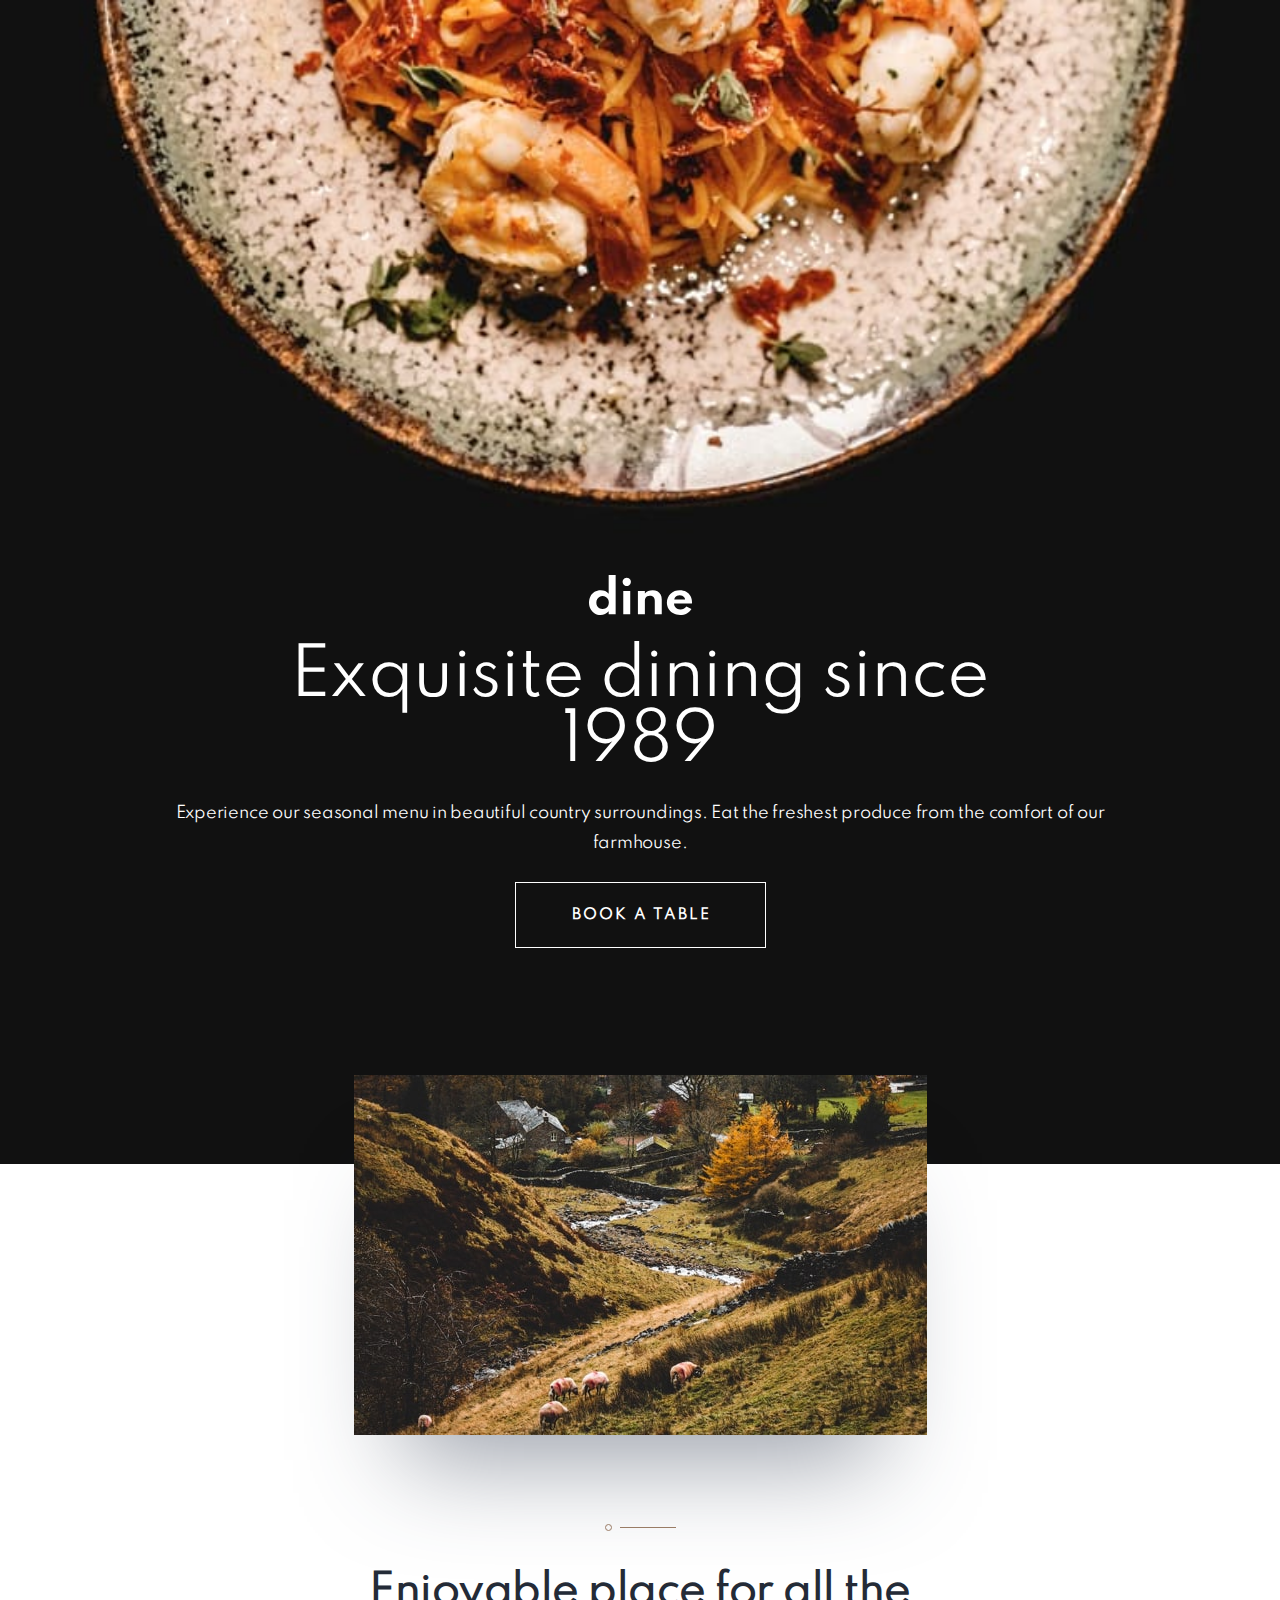
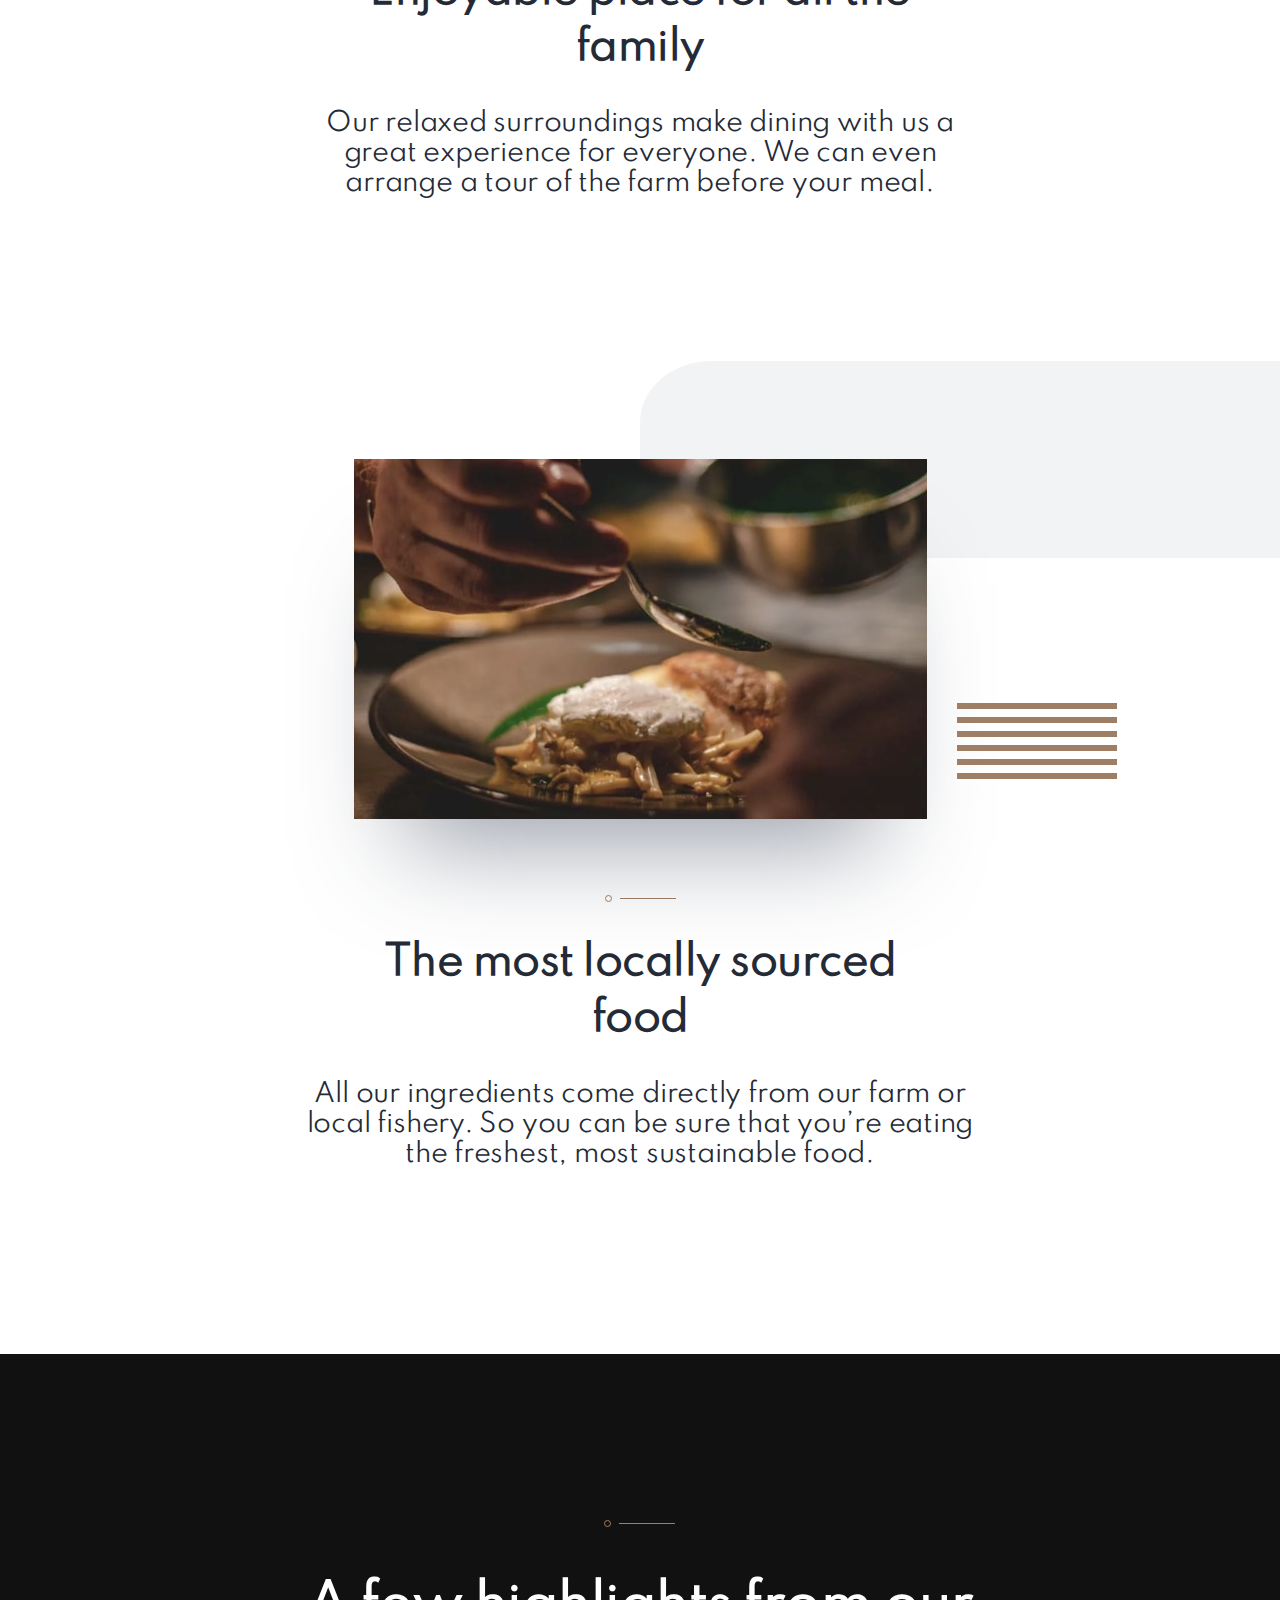
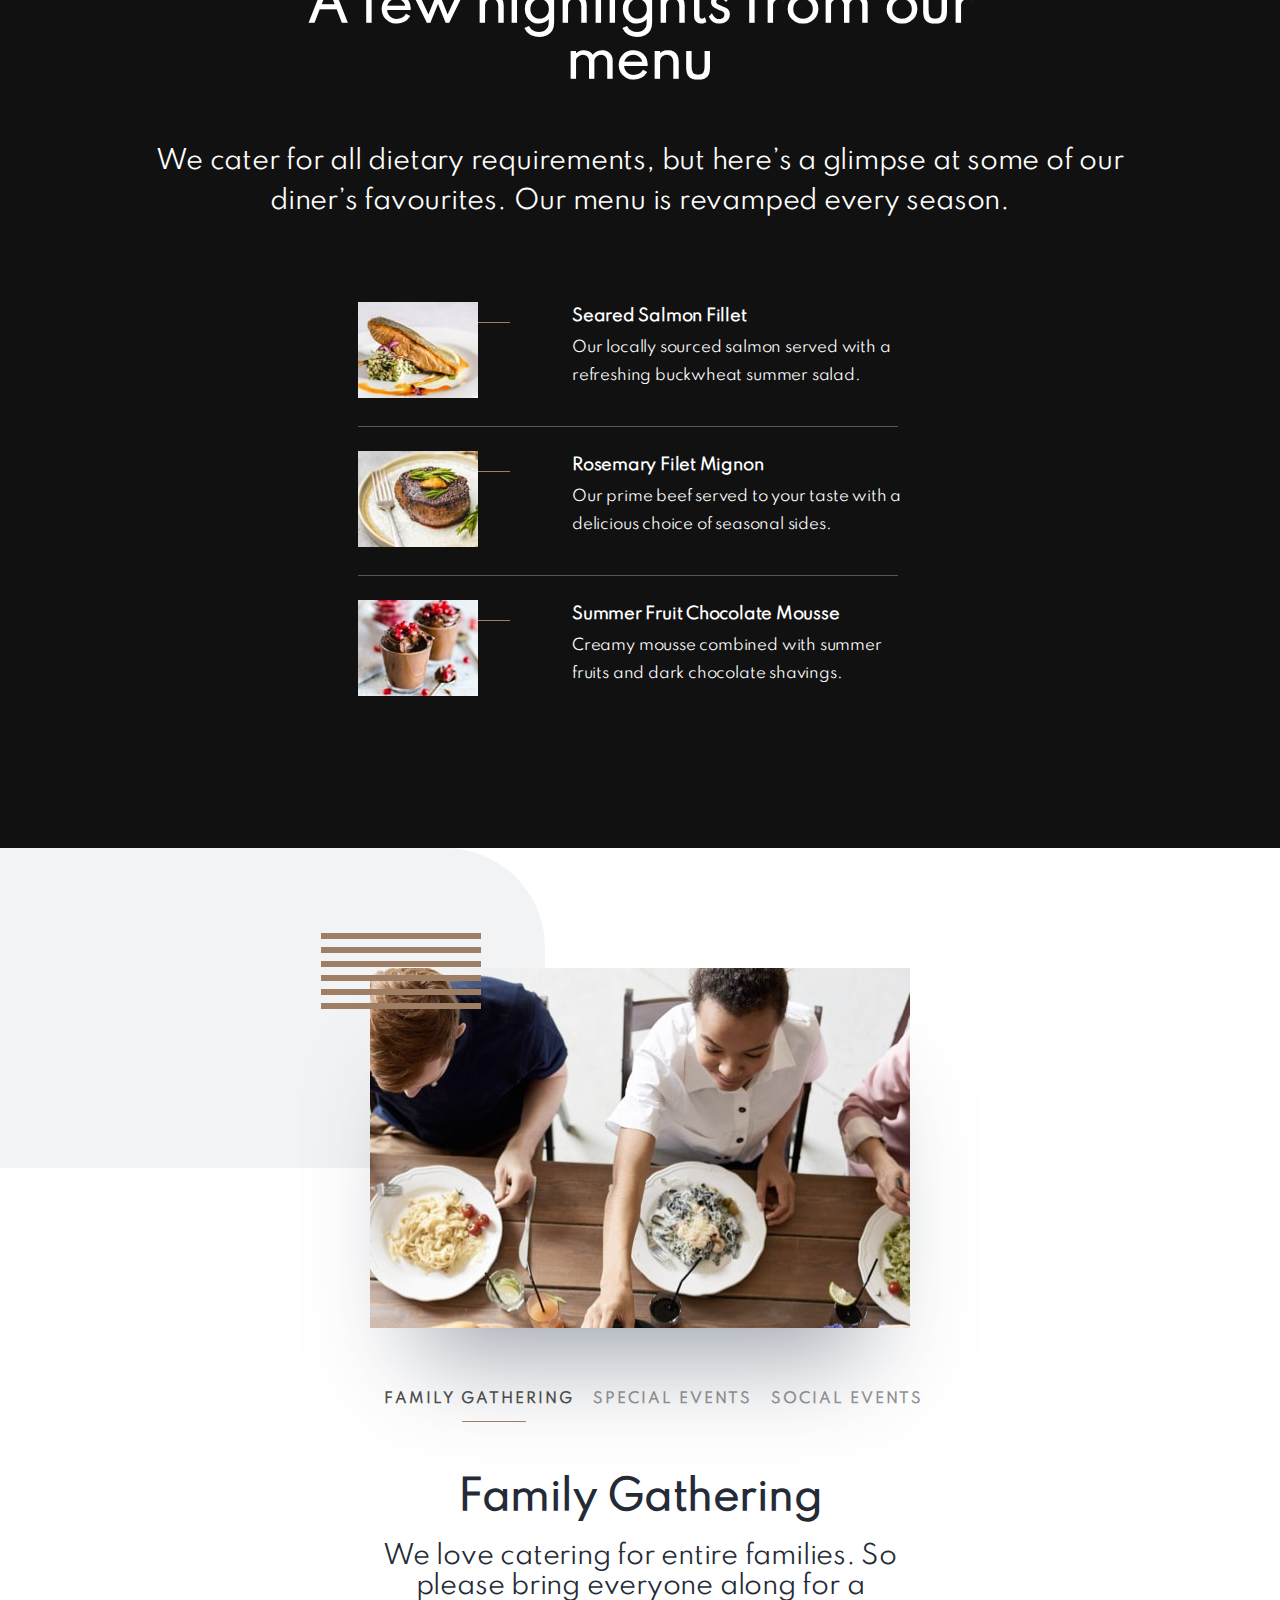
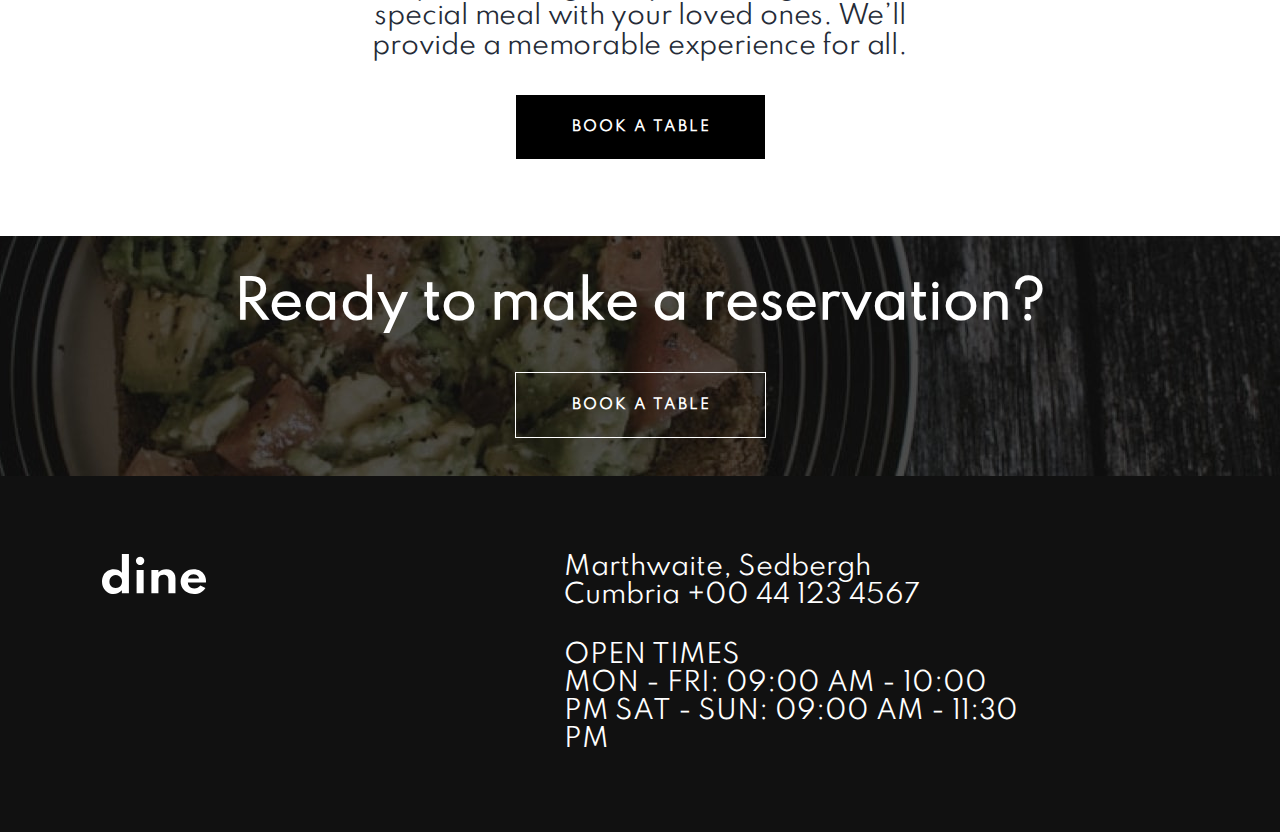
<file: index.html>
<!DOCTYPE html>
<html lang="en">
<head>
  <meta charset="UTF-8">
  <meta name="viewport" content="width=device-width, initial-scale=1.0">

  <link rel="icon" type="image/png" sizes="32x32" href="./images/favicon-32x32.png">
  <link rel="stylesheet" href="style.css">
  <title>Frontend Mentor | Dine Website Challenge</title>
</head>
<body>
  <header>

  </header>

  <section id="hero-section" class="hero-section">
    <div class="header">
      <div class="header-logo">
        <img src="images/logo.svg" alt="">
      </div>
    </div>
    <div class="hero-container">
      <div class="hero-title-container">
        <h1 class="hero-title">
          Exquisite dining 
          since 1989
        </h1>
      </div>
      <div class="hero-text-container">
        <p class="hero-text">Experience our seasonal menu in beautiful country surroundings. Eat the freshest produce from the comfort of our farmhouse.</p>
      </div>
      <div class="hero-button-container">
        <a href="booking.html">
        <button class="button hero-button">BOOK A TABLE</button>
        </a>  
      </div>
    </div>
  </section>

  <section class="first-section">
    <div class="bg-first-section main-first-section">
      <div class="img-first-section-element img-first-section">
      </div>
      <div class="text-first-section">
        <div class="bg-element"></div>
        <h2 class="title-element-first-section">Enjoyable place
          for all the family</h2>
        <p class="text-element-text-first-section">Our relaxed surroundings make dining with us a great experience for everyone. We can even arrange a tour of the farm before your meal.</p>
      </div>
    </div>
    <div class="bg-first-section second-first-section">
      <div class="img-first-section-element img-second-section">
      </div>
      <div class="lines-pattern postion-section-first"></div>
      <div class="text-first-section">
        <div class="bg-element"></div>
        <h2 class="title-element-first-section">The most locally sourced food</h2>
        <p class="text-element-text-first-section">All our ingredients come directly from our farm or local fishery. So you can be sure that you’re eating the freshest, most sustainable food.</p>
      </div>
    </div>
  </section>

  <section class="highlight-menu-section">
    <div class="highlight-text">
      <div class="bg-element"></div>
      <h3 class="highlight-title">A few highlights from our menu</h3>
      <p class="highlight-p">We cater for all dietary requirements, but here’s a glimpse at some of our diner’s favourites. Our menu is revamped every season.</p>
    </div>
    <div class="highlight-zeubi">
    <div class="plate-highlight">
      <div class="img-size img-highlight"></div>
      <div class="bg-line"></div>
      <div class="text-highlight-plate">
        <h4 class="title-highlight-plate">Seared Salmon Fillet</h4>
        <p class="p-highlight-plate">Our locally sourced salmon served 
          with a refreshing buckwheat summer salad.</p>
      </div>
    </div>
    <div class="bg-divider"></div>

    <div class="plate-highlight">
      <div class="img-size img-highlight-2"></div>
      <div class="bg-line"></div>
      <div class="text-highlight-plate">
        <h4 class="title-highlight-plate">Rosemary Filet Mignon</h4>
        <p class="p-highlight-plate">Our prime beef served to your taste with a delicious choice of seasonal sides.</p>
      </div>
    </div>
    <div class="bg-divider"></div>

    <div class="plate-highlight">
      <div class="img-size img-highlight-3"></div>
      <div class="bg-line"></div>
      <div class="text-highlight-plate">
        <h4 class="title-highlight-plate">Summer Fruit Chocolate Mousse</h4>
        <p class="p-highlight-plate">Creamy mousse combined with summer fruits and dark chocolate shavings.</p>
      </div>
    </div>
  </div>
  </section>

  <section class="arg-section">
    <div class="arg-booking-section" id="family-gathrting"> 
      <div class="arg-img arg-img-modifier" id="image">
        <div class="bg-line line-modifer line-position" id="line1"></div>
        <div class="bg-line line-modifer line-position" id="line2"></div>
        <div class="bg-line line-modifer line-position" id="line3"></div>
        <div class="lines-pattern lines-pattern-modifier" id="line" ></div>
      </div>

      <div class="arg-container">
        <div class="arg-text-container">
          <h4 class="arg-title fmy-ttle" id="title">Family Gathering</h4>
          <p class="arg-text fmy-txt" id="text">We love catering for entire families. So please bring everyone along for a special meal with your loved ones. We’ll provide a memorable experience for all.</p>
        </div>

        <div class="arg-btn-container">
        <a href="booking.html">
        <button class="button btn-modifier">BOOK A TABLE</button>
        </a>
        </div>
        <div class="arg-section-list">
          <ul>
            <li>
              <input class="btn-list" id="family-button"  onclick="zeubi()" type="button" value="FAMILY GATHERING">  
            </li>
            <li>
              <input class="btn-list" id="special-button" onclick="zeubi()" type="button" value="SPECIAL EVENTS">  
            </li>
            <li>
              <input class="btn-list" id="social-button" onclick="zeubi()" type="button" value="SOCIAL EVENTS">  
            </li>
            <script src="index.js"></script>
          </ul>
        </div>
      </div>
    </div>
  </section>

  <section>
    <div class="ads-booking">
      <p class="ads-reservation">Ready to make a reservation?</p>
      <a href="booking.html">
      <button class="button hero-button">BOOK A TABLE</button>
      </a>
    </div>
  </section>

  <footer class="footer">
    <div class="footer-logo">
      <img src="images/logo.svg" alt="">
    </div>
    <div class="zeubi">
    <div class="footer-adress"> 
      <p>Marthwaite, Sedbergh<br>
        Cumbria
        +00 44 123 4567</p>
    </div>
    <div class= "footer-horaire">
      <p>OPEN TIMES<br>
        MON - FRI: 09:00 AM - 10:00 PM
        SAT - SUN: 09:00 AM - 11:30 PM
      </p>
    </div>
  </div>
  </footer>
</body>
</html>
</file>
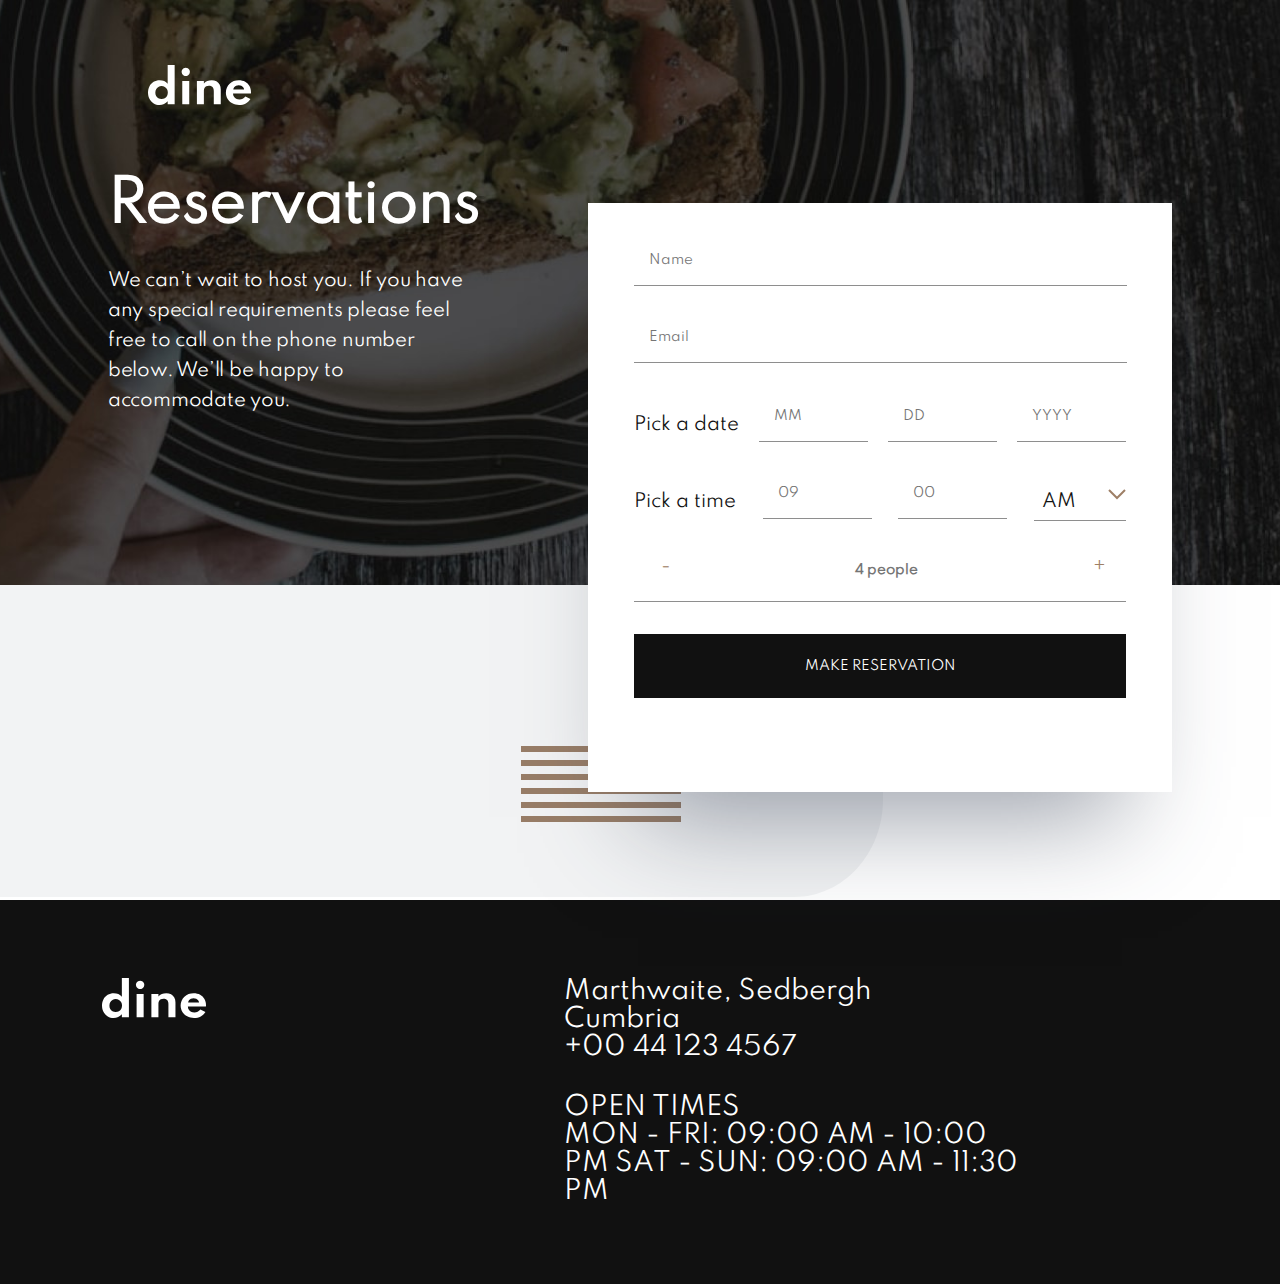
<file: booking.html>
<!DOCTYPE html>
<html lang="en">
<head>
  <meta charset="UTF-8">
  <meta name="viewport" content="width=device-width, initial-scale=1.0">

  <link rel="icon" type="image/png" sizes="32x32" href="./images/favicon-32x32.png">
  <link rel="stylesheet" href="style.css">
</head>
<body>
  <div class="main-booking">
    <div class="logo-container">
      <a href="index.html">
      <svg xmlns="http://www.w3.org/2000/svg" width="103" height="40">
        <path fill="#FFF" d="M11.46 40c1.622 0 3.137-.335 4.547-1.005 1.41-.67 2.63-1.605 3.66-2.808v3.082h6.981V0h-6.98v18.744c-.925-1.126-2.084-2.005-3.479-2.637-1.395-.631-2.91-.947-4.547-.947-2.26 0-4.264.544-6.015 1.632-1.75 1.089-3.126 2.565-4.126 4.43C.5 23.085 0 25.204 0 27.58c0 2.42.515 4.566 1.546 6.438 1.03 1.872 2.414 3.337 4.15 4.395C7.43 39.471 9.353 40 11.46 40zm2.091-5.959c-1.197 0-2.266-.278-3.206-.833a5.901 5.901 0 01-2.205-2.283c-.53-.967-.796-2.067-.796-3.3 0-1.248.273-2.362.819-3.344a6.135 6.135 0 012.217-2.318c.932-.563 1.997-.844 3.194-.844 1.213 0 2.29.281 3.229.844a6.045 6.045 0 012.217 2.306c.538.975.807 2.086.807 3.334 0 1.233-.27 2.336-.807 3.31a5.962 5.962 0 01-2.217 2.295c-.94.555-2.024.833-3.252.833zm24.216-23.014c.758 0 1.447-.186 2.069-.559a4.198 4.198 0 001.49-1.518c.37-.64.556-1.34.556-2.1 0-.762-.186-1.454-.557-2.078a4.256 4.256 0 00-1.49-1.496 3.945 3.945 0 00-2.068-.56c-.758 0-1.452.187-2.08.56a4.32 4.32 0 00-1.513 1.496 3.925 3.925 0 00-.568 2.077c0 .761.19 1.462.568 2.1a4.26 4.26 0 001.512 1.519c.63.373 1.323.56 2.08.56zm3.478 28.242V15.89h-6.98v23.38h6.98zm14.643 0V25.434c0-.913.201-1.732.603-2.455a4.36 4.36 0 011.728-1.712c.75-.418 1.64-.628 2.672-.628 1.515 0 2.709.468 3.58 1.404.872.936 1.308 2.242 1.308 3.916v13.31h6.98V24.475c0-1.857-.386-3.482-1.16-4.875a8.409 8.409 0 00-3.194-3.264c-1.356-.784-2.93-1.176-4.718-1.176-1.622 0-3.103.304-4.445.913-1.341.609-2.46 1.416-3.354 2.42V15.89h-6.98v23.38h6.98zM91.131 40c2.456 0 4.684-.533 6.685-1.598 2-1.066 3.547-2.542 4.638-4.43l-5.025-2.534c-.864 1.035-1.762 1.789-2.694 2.26-.932.472-2.005.708-3.217.708-1.289 0-2.418-.247-3.388-.742-.97-.494-1.724-1.183-2.263-2.066-.538-.883-.807-1.918-.807-3.105h17.85c.045-.396.071-.666.079-.81.007-.145.011-.316.011-.514 0-2.39-.512-4.483-1.535-6.279a10.908 10.908 0 00-4.274-4.212c-1.827-1.012-3.953-1.518-6.378-1.518-1.82 0-3.51.316-5.07.947a12.84 12.84 0 00-4.116 2.649 12.225 12.225 0 00-2.763 3.96c-.659 1.508-.989 3.129-.989 4.864 0 2.36.584 4.475 1.751 6.347 1.167 1.872 2.747 3.352 4.74 4.44C86.36 39.457 88.616 40 91.132 40zm5.002-15.388H85.31c.106-.898.394-1.674.864-2.329a4.562 4.562 0 011.865-1.507c.773-.35 1.667-.525 2.683-.525.955 0 1.811.175 2.57.525.757.35 1.382.853 1.875 1.507.493.655.815 1.43.966 2.329z"/>
      </svg>
    </a>
    </div>
    <div class="reservation-container">
      <div class="text-container-reservation">
        <div class="reservation-title-container">
          <h1>Reservations</h1>
        </div>
        <div class="reservation-text-container">
          <p>We can’t wait to host you. If you have any special requirements please feel free to call on the phone number below. We’ll be happy to accommodate you.</p>
        </div>
      </div>
      <div class="form-booking-container">
        <div class="form-container">
          <form action="" class="form-booking">
            <div class="input-booking input-booking-name-container">
              <label for="name"></label>
              <input class="input-full" type="text" placeholder="Name" id="input-name">
            </div>
            <div class="input-booking input-booking-email-container">
              <label for="name"></label>
              <div class="email-area">
              <input class="input-full" id="email" type="text" placeholder="Email" onkeydown="validator()">
              <p class="text-area" id="email-area">This field is required</p>
              </div>
              <script src="validator.js"></script>
            </div>
            <div class="input-booking input-booking-date-container">
              <div class="date-area">
              <label for="date" id="date-label">Pick a date</label>
              <p class="text-area" id="date-area">This field is required</p>
              </div>
              <input class="input-booking-date"  onkeydown="dayvalidator()" type="number" id="mois" value="" placeholder="MM" min="1" max="12" maxlength="2">
              <input class="input-booking-date"  onkeydown="dayvalidator()" type="number" id="days" value="" placeholder="DD" min="1" max="" maxlength="2">
              <input class="input-booking-date"  onkeydown="dayvalidator()" type="number" id="years" value="" placeholder="YYYY" min="2021" max="2025" maxlength="4">
            </div>
            <div class="input-booking input-booking-date-container input-booking-time-container">
              <div class="hour-area">
              <label for=hour id="hour-label">Pick a time</label>
              <p class="text-area" id="time-area">This field is required</p>
              </div>
              <input class="input-booking-date" id="heure" onchange="leadingZeros(this)" type="number" placeholder="09" min="01" max="12">
              <input class="input-booking-date" id="minute" onchange="leadingZeros(this)" type="number" placeholder="00" min="0" max="60">

              <select class="input-booking-date" id="select-box" name="" id="">
                <option value="am">AM</option>
                <option value="pm">PM</option>
              </select>
              <style src="booking.js"></style>
            </div>
            <div class="input-booking input-booking-people-container">
              <div class="input-people">
                <p class="symbole menos" id="menos">-</p>
                <input class="nb-people" type="text" readonly="readonly" value="" id="input-people" placeholder="4 people">
                <p class="symbole plus" id="plus">+</p>
                <script src="booking.js"></script>
              </div>
            </div>  
            
            <div class="submit-button-container">
              <button>MAKE RESERVATION</button>
            </div>
          </form>
        </div>
        <div class="lines-pattern position-pattern"></div>
      </div>
    </div>
    <div class="bar-container">
    </div>
  </div>

  </div>
  <footer class="footer">
    <div class="footer-logo">
      <img src="images/logo.svg" alt="">
    </div>
    <div class="zeubi">
    <div class="footer-adress"> 
      <p>Marthwaite, Sedbergh<br>
        Cumbria<br>
        +00 44 123 4567</p>
    </div>
    <div class= "footer-horaire">
      <p>OPEN TIMES<br>
        MON - FRI: 09:00 AM - 10:00 PM
        SAT - SUN: 09:00 AM - 11:30 PM
      </p>
    </div>
  </div>
  </footer>
</body>
</html>
</file>
<file: style.css>
.logo-container {
  width: -webkit-min-content;
  width: -moz-min-content;
  width: min-content;
  background-color: transparent;
  position: absolute;
  left: 11.6%;
  top: 65px;
}

.main-booking {
  width: 100%;
  height: 100vh;
}

.bar-container {
  background-image: url("images/patterns/pattern-curve-bottom-right.svg");
  background-position: left center;
  background-repeat: no-repeat;
  background-size: 68.95% 100%;
  width: 100%;
  height: 34.72%;
  min-height: 300px;
  display: -webkit-box;
  display: -ms-flexbox;
  display: flex;
  -webkit-box-align: center;
      -ms-flex-align: center;
          align-items: center;
  -webkit-box-pack: center;
      -ms-flex-pack: center;
          justify-content: center;
}

.position-pattern {
  position: relative;
  z-index: -10;
  left: -23%;
}

.reservation-container {
  height: 65%;
  background-image: url("images/booking/hero-bg-desktop.jpg");
  background-size: cover;
  background-position: center;
  background-repeat: no-repeat;
  display: -webkit-box;
  display: -ms-flexbox;
  display: flex;
  -webkit-box-align: center;
      -ms-flex-align: center;
          align-items: center;
  -webkit-box-pack: space-evenly;
      -ms-flex-pack: space-evenly;
          justify-content: space-evenly;
}

.text-container-reservation {
  width: -webkit-min-content;
  width: -moz-min-content;
  width: min-content;
  height: -webkit-min-content;
  height: -moz-min-content;
  height: min-content;
}

.reservation-title-container {
  font-size: clamp(2vw, 4em, 2.2vw);
  font-style: normal;
  font-weight: 300;
  line-height: 72px;
  letter-spacing: -0.800000011920929px;
  text-align: left;
  padding-bottom: 24px;
}

.reservation-text-container {
  font-size: clamp(1.3vw, 1.125em, 2.3vw);
  font-style: normal;
  font-weight: 400;
  line-height: 30px;
  letter-spacing: -0.22499999403953552px;
  text-align: left;
}

.form-booking-container {
  position: relative;
  top: 35%;
  width: 492px;
  height: 497px;
  background-color: white;
  -webkit-box-shadow: 0px 75px 100px -50px #38425580;
          box-shadow: 0px 75px 100px -50px #38425580;
  padding: 46px;
  color: #9E7F66;
}

.form-container {
  width: 100%;
  height: 100%;
}

.form-booking {
  height: 100%;
}

.input-full {
  width: 96.8%;
}

.input-booking {
  width: 100%;
  height: 45px;
  font-size: 18px;
}

.input-people {
  display: -webkit-box;
  display: -ms-flexbox;
  display: flex;
  height: 100%;
  width: 100%;
}

.input-people .nb-people {
  width: 100%;
  text-align: center;
  font-weight: bold;
}

.input-people .symbole {
  width: 64px;
  display: -ms-grid;
  display: grid;
  place-items: center;
  position: absolute;
  cursor: pointer;
}

.input-people .plus {
  left: 82%;
}

.input-booking-date-container {
  display: -webkit-box;
  display: -ms-flexbox;
  display: flex;
  -webkit-box-align: center;
      -ms-flex-align: center;
          align-items: center;
  -webkit-box-pack: justify;
      -ms-flex-pack: justify;
          justify-content: space-between;
}

.input-booking-date-container label {
  color: #111111;
}

.input-booking-date {
  width: 18.69%;
}

.input-booking-name-container {
  margin-bottom: 32px;
}

.form-booking div + div {
  margin-bottom: 32px;
}

.submit-button-container {
  width: 100%;
  height: auto;
}

.submit-button-container button {
  width: 100%;
  height: 64px;
  background-color: #111111;
  color: white;
  border: none;
  font-family: 'spartan';
  line-height: 28px;
}

.submit-button-container button:hover {
  background-color: white;
  color: #111111;
  border: 1px solid #111111;
}

input::-webkit-outer-spin-button,
input::-webkit-inner-spin-button {
  /* display: none; <- Crashes Chrome on hover */
  -webkit-appearance: none;
  margin: 0;
  /* <-- Apparently some margin are still there even though it's hidden */
}

input[type=number] {
  -moz-appearance: textfield;
  /* Firefox */
}

input:focus, textarea:focus, select:focus {
  outline: none;
}

@media screen and (max-width: 768px) {
  .form-booking-container {
    width: 60vw;
  }
  .main-booking {
    height: 117vh;
  }
  .reservation-container {
    -webkit-box-orient: vertical;
    -webkit-box-direction: normal;
        -ms-flex-direction: column;
            flex-direction: column;
  }
  .position-pattern {
    display: none;
  }
  .bar-container {
    display: none;
  }
  .text-container-reservation {
    position: relative;
    top: 30%;
    width: 89.7%;
    display: -ms-grid;
    display: grid;
    place-items: center;
  }
  .reservation-text-container {
    text-align: center;
    font-size: clamp(1.3vw, 1.125em, 2.3vw);
    width: 83.16%;
  }
  .reservation-title-container {
    font-size: clamp(3vw, 4em, 2.2vw);
  }
}

.footer {
  background: #111111;
  height: -webkit-max-content;
  height: -moz-max-content;
  height: max-content;
  display: -webkit-box;
  display: -ms-flexbox;
  display: flex;
  -ms-flex-pack: distribute;
      justify-content: space-around;
  padding-top: 78px;
  padding-bottom: 78px;
}

.footer-logo img {
  width: 104px;
}

.footer-adress {
  width: 36.9%;
  line-height: 28px;
}

.footer-horaire {
  width: 37.97%;
  line-height: 28px;
}

.zeubi {
  display: -webkit-box;
  display: -ms-flexbox;
  display: flex;
  -webkit-box-pack: space-evenly;
      -ms-flex-pack: space-evenly;
          justify-content: space-evenly;
  width: 56%;
}

.first-section {
  width: 100%;
  height: 1411px;
  color: #242B37;
}

.text-first-section {
  width: 50%;
  padding-left: 10%;
}

.main-first-section {
  background-image: url(images/patterns/pattern-curve-top-right.svg);
  background-repeat: no-repeat;
  background-position: center left;
}

.second-first-section {
  -webkit-box-orient: horizontal;
  -webkit-box-direction: reverse;
      -ms-flex-direction: row-reverse;
          flex-direction: row-reverse;
  background-image: url(images/patterns/pattern-curve-top-left.svg);
  background-position: bottom right;
  background-repeat: no-repeat;
}

.img-first-section-element {
  width: 25%;
  max-width: 540px;
  min-width: 327px;
  height: 100%;
  position: relative;
  background-repeat: no-repeat;
  background-size: cover;
}

.img-first-section {
  top: -10%;
  -webkit-box-shadow: 0px 75px 100px -50px #38425580;
          box-shadow: 0px 75px 100px -50px #38425580;
  margin-left: 150px;
  background-image: url(images/homepage/enjoyable-place-desktop.jpg);
}

.img-second-section {
  top: 10%;
  -webkit-box-shadow: 0px 75px 100px -50px #38425580;
          box-shadow: 0px 75px 100px -50px #38425580;
  margin-right: 150px;
  background-image: url(images/homepage/locally-sourced-desktop.jpg);
}

.bg-first-section {
  display: -webkit-box;
  display: -ms-flexbox;
  display: flex;
  -webkit-box-pack: justify;
      -ms-flex-pack: justify;
          justify-content: space-between;
  -webkit-box-align: center;
      -ms-flex-align: center;
          align-items: center;
  height: 50%;
}

.title-element-first-section {
  width: 61%;
  font-size: clamp(3vw, 2.5em, 5vw);
  font-weight: 600;
  line-height: 56px;
  letter-spacing: -0.5px;
}

.text-element-text-first-section {
  width: 60%;
  height: auto;
  line-height: 30px;
  letter-spacing: -0.22499999403953552px;
}

.postion-section-first {
  position: relative;
  left: 30%;
}

.highlight-menu-section {
  height: 761px;
  background: #111111;
  display: -webkit-box;
  display: -ms-flexbox;
  display: flex;
  -webkit-box-align: stretch;
      -ms-flex-align: stretch;
          align-items: stretch;
  -ms-flex-pack: distribute;
      justify-content: space-around;
  padding-top: 26%;
}

.img-size {
  width: 120px;
  height: 96px;
}

.img-highlight {
  background-image: url(images/homepage/salmon-desktop-tablet.jpg);
}

.img-highlight-2 {
  background-image: url(images/homepage/beef-desktop-tablet.jpg);
}

.img-highlight-3 {
  background-image: url(images/homepage/chocolate-desktop-tablet.jpg);
}

.plate-highlight {
  display: -webkit-box;
  display: -ms-flexbox;
  display: flex;
  -webkit-box-align: start;
      -ms-flex-align: start;
          align-items: start;
  padding-bottom: 28px;
  padding-top: 24px;
}

.p-highlight-plate {
  font-size: clamp(1vw, 0.93em, 12.5vw);
  line-height: 28px;
  letter-spacing: -0.1875px;
}

.text-highlight-plate {
  width: 350px;
  padding-left: 62px;
}

.text-highlight-plate h4 {
  margin-top: 0;
  line-height: 28px;
  letter-spacing: -0.22499999403953552px;
  padding-bottom: 4px;
}

.highlight-text {
  width: 30%;
}

.highlight-title {
  font-size: clamp(3vw, 2.5em, 4vw);
  line-height: 56px;
  letter-spacing: -0.5px;
  font-weight: bold;
}

.highlight-p {
  font-size: clamp(1.5vw, 1.125em, 2vw);
  line-height: 40px;
  letter-spacing: -0.22499999403953552px;
  width: 130.5%;
}

.arg-booking-section {
  height: 920px;
  width: 100%;
  background-image: url(images/patterns/pattern-curve-top-right.svg);
  background-repeat: no-repeat;
  background-position: -350px 0%;
  display: -webkit-box;
  display: -ms-flexbox;
  display: flex;
  -webkit-box-align: center;
      -ms-flex-align: center;
          align-items: center;
  -webkit-box-pack: space-evenly;
      -ms-flex-pack: space-evenly;
          justify-content: space-evenly;
  color: #242B37;
}

.arg-img {
  background-image: url(images/homepage/family-gathering-desktop.jpg);
}

.arg-img-modifier {
  background-size: cover;
  background-repeat: no-repeat;
  width: 37.5%;
  min-width: 540px;
  max-width: 540px;
  height: 600px;
  min-height: 600px;
  -webkit-box-shadow: 0px 75px 100px -50px #38425580;
          box-shadow: 0px 75px 100px -50px #38425580;
}

.arg-container {
  width: 40%;
  -webkit-transition: 0.7s;
  transition: 0.7s;
}

.arg-title {
  font-size: clamp(3vw, 2.5em, 4vw);
  padding-bottom: 16px;
  line-height: 56px;
  letter-spacing: -0.5px;
}

.arg-text {
  font-size: clamp(1vw, 1.125em, 2vw);
  padding-bottom: 32px;
  line-height: 30px;
  letter-spacing: -0.22499999403953552px;
}

.arg-section-list li {
  margin-bottom: 16px;
}

.ads-booking {
  width: 100%;
  height: 240px;
  background-image: url(images/homepage/ready-bg-desktop.jpg);
  background-position: center;
  background-size: cover;
  display: -webkit-box;
  display: -ms-flexbox;
  display: flex;
  -webkit-box-align: center;
      -ms-flex-align: center;
          align-items: center;
  -ms-flex-pack: distribute;
      justify-content: space-around;
}

.ads-reservation {
  font-weight: bolder;
  font-size: clamp(2vw, 2.5em, 3vw);
}

.header {
  width: -webkit-min-content;
  width: -moz-min-content;
  width: min-content;
}

.header-logo {
  padding-top: 63px;
  width: -webkit-max-content;
  width: -moz-max-content;
  width: max-content;
  padding-bottom: 153px;
}

.header-logo img {
  width: 106px;
  height: 40px;
}

.hero-section {
  background-color: black;
  background-image: url("images/homepage/hero-bg-desktop.jpg");
  background-position: top left;
  background-size: cover;
  height: 800px;
  display: -webkit-box;
  display: -ms-flexbox;
  display: flex;
  -webkit-box-orient: vertical;
  -webkit-box-direction: normal;
      -ms-flex-direction: column;
          flex-direction: column;
  -webkit-box-align: start;
      -ms-flex-align: start;
          align-items: flex-start;
  -webkit-box-pack: start;
      -ms-flex-pack: start;
          justify-content: flex-start;
  -ms-flex-line-pack: justify;
      align-content: space-between;
  padding-left: 150px;
}

.hero-title-container {
  width: 58.38%;
  padding-bottom: 24px;
}

.hero-title-container .hero-title {
  font-size: clamp(3vw, 4em, 5vw);
  font-weight: 300;
  line-height: 72px;
  letter-spacing: -0.800000011920929px;
}

.hero-text-container {
  width: 45%;
  padding-bottom: 42px;
}

.hero-text-container .hero-text {
  font-size: clamp(2vw, 1, 2em, 2.5vw);
  line-height: 30px;
  letter-spacing: -0.22499999403953552px;
}

.button {
  border: solid white 1px;
  background-color: transparent;
  color: white;
  font-weight: 600;
  padding: 24px 54px 24px 56px;
  cursor: pointer;
  font-size: 0.875em;
  line-height: 16px;
  letter-spacing: 2px;
  font-family: 'spartan';
  white-space: nowrap;
}

.button:hover {
  background-color: white;
  color: black;
}

.btn-modifier {
  background-color: black;
  margin-bottom: 76px;
}

.btn-modifier:hover {
  background-color: transparent;
  border: solid black 1px;
}

.bg-element {
  width: 71px;
  height: 7px;
  background-image: url(images/patterns/pattern-divide.svg);
}

.lines-pattern {
  background-image: url(images/patterns/pattern-lines.svg);
  background-size: cover;
  background-position: center;
  width: 160px;
  height: 76px;
  background-repeat: repeat;
}

.lines-pattern-modifier {
  position: relative;
  top: -38px;
  left: -9%;
}

.bg-divider {
  background: #FFFFFF;
  width: 540px;
  height: 1px;
  opacity: 0.3;
}

.bg-line {
  width: 32px;
  height: 1px;
  background: #9E7F66;
  position: relative;
  top: 20px;
}

.line-modifer {
  width: 5vw;
  max-width: 95px;
  position: relative;
  left: 100%;
}

#family-button {
  opacity: 1;
}

.btn-list {
  background-color: transparent;
  border: none;
  cursor: pointer;
  font-size: clamp(1vw, 0.875em, 2vw);
  font-family: 'spartan';
  opacity: 0.6;
  line-height: 28px;
  letter-spacing: 2px;
  font-weight: 600;
  color: #4C4C4C;
}

.btn-list:active {
  opacity: 1;
}

.btn-list:hover {
  opacity: 1;
}

li {
  display: -webkit-box;
  display: -ms-flexbox;
  display: flex;
  -webkit-box-align: center;
      -ms-flex-align: center;
          align-items: center;
}

#line1 {
  opacity: 1;
  top: 68.8%;
}

#line2 {
  opacity: 0;
  top: 76.7%;
}

#line3 {
  opacity: 0;
  top: 84%;
}

.input-booking {
  width: 100%;
}

.input-booking input {
  background-color: transparent;
  border: none transparent;
  border-bottom: 1px solid #8E8E8E;
  padding-left: 15px;
  padding-bottom: 17px;
  font-family: 'spartan';
}

.text-area {
  color: #B54949;
  font-size: 0.625em;
  padding-top: 2px;
  display: none;
}

#email-area {
  padding-left: 10px;
  padding-top: 3px;
}

select {
  border: none;
  border-bottom-color: currentcolor;
  border-bottom-style: none;
  border-bottom-width: medium;
  border-bottom: 0.5px solid #8E8E8E;
  padding: 8px;
  background-color: white;
  -webkit-appearance: none;
  -moz-appearance: none;
  background-image: url("images/icons/icon-arrow.svg");
  background-repeat: no-repeat;
  background-position-x: 100%;
  background-position-y: 5px;
  font-family: 'spartan';
  font-size: 18px;
  color: #111111;
}

@media screen and (max-width: 1380px) {
  .header {
    width: 100%;
  }
  .header-logo {
    width: 100%;
    display: -webkit-box;
    display: -ms-flexbox;
    display: flex;
    -webkit-box-align: center;
        -ms-flex-align: center;
            align-items: center;
    -webkit-box-pack: center;
        -ms-flex-pack: center;
            justify-content: center;
    padding-bottom: 30px;
  }
  .header-logo img {
    max-width: 103px;
    width: 12vw;
    max-height: 40px;
    height: 100%;
  }
  .hero-section {
    background-image: url("images/homepage/hero-bg-tablet.jpg");
    background-position: top;
    background-size: 100%;
    background-repeat: no-repeat;
    background-color: #111111;
    height: auto;
    text-align: center;
    padding-top: 40%;
    padding-left: 0px;
    padding-bottom: 216px;
  }
  .hero-container {
    padding-left: 0;
    width: 100%;
    display: -webkit-box;
    display: -ms-flexbox;
    display: flex;
    -webkit-box-orient: vertical;
    -webkit-box-direction: normal;
        -ms-flex-direction: column;
            flex-direction: column;
    -webkit-box-pack: center;
        -ms-flex-pack: center;
            justify-content: center;
    -webkit-box-align: center;
        -ms-flex-align: center;
            align-items: center;
  }
  .hero-title-container {
    width: 57.42%;
    height: -webkit-min-content;
    height: -moz-min-content;
    height: min-content;
    padding-bottom: 23px;
  }
  .hero-title-container .hero-title {
    font-size: clamp(5vw, 3em, 6.5vw);
    line-height: 65px;
    letter-spacing: -0.6000000238418579px;
  }
  .hero-text-container {
    width: 74%;
    padding-bottom: 24px;
  }
  .hero-text-container .hero-text {
    font-size: clamp(2vw, 1, 2em, 2.5vw);
    line-height: 30px;
    letter-spacing: -0.22499999403953552px;
  }
  .first-section {
    height: 1790px;
    background-image: url(images/patterns/pattern-curve-top-left.svg);
    background-position: 100% 50%;
    background-size: 50% 11%;
    background-repeat: no-repeat;
  }
  .text-first-section {
    width: 60%;
    padding-left: 10%;
    display: -webkit-box;
    display: -ms-flexbox;
    display: flex;
    -webkit-box-orient: vertical;
    -webkit-box-direction: normal;
        -ms-flex-direction: column;
            flex-direction: column;
    -webkit-box-align: center;
        -ms-flex-align: center;
            align-items: center;
    padding-left: 0px;
    padding-bottom: 150px;
  }
  .main-first-section {
    background-image: none;
    background-size: 50% 40%;
    background-repeat: no-repeat;
    background-position: 0% 40%;
  }
  .second-first-section {
    -webkit-box-orient: vertical;
    -webkit-box-direction: normal;
        -ms-flex-direction: column;
            flex-direction: column;
    background-image: url(images/patterns/pattern-curve-top-left.svg);
    background-position: 100% -150%;
    background-size: 50% 40%;
    background-repeat: no-repeat;
  }
  .img-first-section-element {
    width: 73%;
    max-width: 573px;
    min-width: 327px;
    height: 100%;
    max-height: 360px;
    position: relative;
    background-repeat: no-repeat;
    background-size: cover;
    background-image: url(images/homepage/enjoyable-place-desktop.jpg);
  }
  .img-first-section {
    top: -10%;
    -webkit-box-shadow: 0px 75px 100px -50px #38425580;
            box-shadow: 0px 75px 100px -50px #38425580;
    margin-left: 0px;
    background-image: url(images/homepage/enjoyable-place-tablet.jpg);
  }
  .img-second-section {
    top: 0%;
    -webkit-box-shadow: 0px 75px 100px -50px #38425580;
            box-shadow: 0px 75px 100px -50px #38425580;
    margin-right: 0px;
    background-position: center;
    background-image: url(images/homepage/locally-sourced-tablet.jpg);
  }
  .postion-section-first {
    position: relative;
    left: 31%;
    bottom: 116px;
  }
  .bg-first-section {
    display: -webkit-box;
    display: -ms-flexbox;
    display: flex;
    -webkit-box-orient: vertical;
    -webkit-box-direction: normal;
        -ms-flex-direction: column;
            flex-direction: column;
    -webkit-box-pack: stretch;
        -ms-flex-pack: stretch;
            justify-content: stretch;
    -webkit-box-align: center;
        -ms-flex-align: center;
            align-items: center;
  }
  .title-element-first-section {
    width: 74%;
    text-align: center;
    font-size: clamp(3vw, 2.5em, 4.5vw);
  }
  .text-element-text-first-section {
    width: 90%;
    height: auto;
    line-height: 30px;
    letter-spacing: -0.22px;
    font-size: clamp(2vw, 1.125em, 3vw);
    text-align: center;
  }
  .highlight-menu-section {
    -webkit-box-orient: vertical;
    -webkit-box-direction: normal;
        -ms-flex-direction: column;
            flex-direction: column;
    -webkit-box-align: center;
        -ms-flex-align: center;
            align-items: center;
    padding-bottom: 13%;
    padding-top: 13%;
  }
  .highlight-text {
    width: 58%;
    display: -webkit-box;
    display: -ms-flexbox;
    display: flex;
    -webkit-box-orient: vertical;
    -webkit-box-direction: normal;
        -ms-flex-direction: column;
            flex-direction: column;
    -webkit-box-align: center;
        -ms-flex-align: center;
            align-items: center;
    text-align: center;
    padding-bottom: 56px;
  }
  .highlight-title {
    font-size: clamp(4vw, 2.5em, 5.5vw);
  }
  .highlight-p {
    font-size: clamp(2vw, 1.125em, 3vw);
  }
  .arg-booking-section {
    display: -webkit-box;
    display: -ms-flexbox;
    display: flex;
    -webkit-box-orient: vertical;
    -webkit-box-direction: normal;
        -ms-flex-direction: column;
            flex-direction: column;
    height: 100%;
  }
  .arg-img-modifier {
    width: 74.5%;
    min-width: 0px;
    max-width: 540px;
    height: 360px;
    min-height: 360px;
    margin-top: 120px;
    background-position: top;
  }
  .arg-container {
    display: -ms-grid;
    display: grid;
    place-items: center;
    -webkit-box-pack: center;
        -ms-flex-pack: center;
            justify-content: center;
    grid-auto-rows: -webkit-min-content;
    grid-auto-rows: min-content;
  }
  .arg-section-list {
    padding-top: 56px;
    -ms-grid-row: 1;
        grid-row-start: 1;
    grid-row-start: 2;
    margin-bottom: 40px;
  }
  ul {
    padding-top: 56px;
    display: -webkit-box;
    display: -ms-flexbox;
    display: flex;
  }
  ul li {
    margin-left: 1.3%;
  }
  .arg-text-container {
    text-align: center;
    -ms-grid-row: 2;
        grid-row-start: 2;
    grid-row-start: 3;
  }
  .arg-btn-container {
    -ms-grid-row: 3;
        grid-row-start: 3;
    grid-row-start: 4;
  }
  .arg-text {
    font-size: clamp(2vw, 1.125em, 3vw);
  }
  #line1 {
    top: 125.8%;
    left: 17%;
  }
  #line2 {
    top: 125.8%;
    left: 53%;
  }
  #line3 {
    top: 125.8%;
    left: 83%;
  }
  .ads-booking {
    -webkit-box-pack: space-evenly;
        -ms-flex-pack: space-evenly;
            justify-content: space-evenly;
    -webkit-box-orient: vertical;
    -webkit-box-direction: normal;
        -ms-flex-direction: column;
            flex-direction: column;
  }
  .ads-reservation {
    font-size: clamp(4vw, 2.5em, 5vw);
  }
  .zeubi {
    display: -webkit-box;
    display: -ms-flexbox;
    display: flex;
    -webkit-box-orient: vertical;
    -webkit-box-direction: normal;
        -ms-flex-direction: column;
            flex-direction: column;
    -webkit-box-align: center;
        -ms-flex-align: center;
            align-items: center;
    -ms-flex-pack: distribute;
        justify-content: space-around;
    font-size: clamp(2vw, 1.14em, 3vw);
    width: 60%;
  }
  .footer-adress {
    margin-bottom: 32px;
    width: 60%;
  }
  .footer-horaire {
    width: 60%;
  }
}

@media screen and (max-width: 550px) {
  .lines-pattern {
    display: none;
  }
  .bg-line {
    display: none;
  }
  .bg-divider {
    display: none;
  }
  .first-section {
    width: 100%;
    height: 1411px;
    color: #242B37;
  }
  .highlight-menu-section {
    height: -webkit-max-content;
    height: -moz-max-content;
    height: max-content;
    display: -webkit-box;
    display: -ms-flexbox;
    display: flex;
    -webkit-box-orient: vertical;
    -webkit-box-direction: normal;
        -ms-flex-direction: column;
            flex-direction: column;
    -webkit-box-align: center;
        -ms-flex-align: center;
            align-items: center;
    -webkit-box-pack: justify;
        -ms-flex-pack: justify;
            justify-content: space-between;
    padding-top: 72px;
  }
  .img-size {
    width: 90%;
    height: 245px;
    margin-bottom: 32px;
  }
  .img-highlight {
    background-image: url(images/homepage/salmon-mobile.jpg);
  }
  .img-highlight-2 {
    background-image: url(images/homepage/beef-mobile.jpg);
  }
  .img-highlight-3 {
    background-image: url(images/homepage/chocolate-mobile.jpg);
  }
  .plate-highlight {
    display: -webkit-box;
    display: -ms-flexbox;
    display: flex;
    -webkit-box-orient: vertical;
    -webkit-box-direction: normal;
        -ms-flex-direction: column;
            flex-direction: column;
    -webkit-box-align: center;
        -ms-flex-align: center;
            align-items: center;
    text-align: center;
    padding-bottom: 28px;
    padding-top: 24px;
  }
  .p-highlight-plate {
    font-size: clamp(3vw, 0.93em, 4vw);
    line-height: 28px;
    letter-spacing: -0.1875px;
  }
  .text-highlight-plate {
    width: 350px;
    padding-left: 0px;
  }
  .text-highlight-plate h4 {
    margin-top: 0;
    line-height: 28px;
    letter-spacing: -0.22499999403953552px;
    padding-bottom: 4px;
  }
  .highlight-text {
    width: 90%;
  }
  .highlight-title {
    font-size: clamp(7vw, 2.5em, 9vw);
    width: 90%;
    line-height: 56px;
    letter-spacing: -0.5px;
    font-weight: bold;
  }
  .highlight-p {
    font-size: clamp(3vw, 1.125em, 4vw);
    line-height: 30px;
    letter-spacing: -0.22499999403953552px;
  }
  .btn-list {
    font-size: clamp(2vw, 0.875em, 4vw);
  }
  ul {
    padding-top: 56px;
    display: -webkit-box;
    display: -ms-flexbox;
    display: flex;
    -webkit-box-orient: vertical;
    -webkit-box-direction: normal;
        -ms-flex-direction: column;
            flex-direction: column;
    -webkit-box-align: center;
        -ms-flex-align: center;
            align-items: center;
  }
  ul li {
    margin-left: 1.3%;
  }
  .arg-title {
    font-size: clamp(7vw, 2.5em, 4vw);
  }
  .arg-text {
    font-size: clamp(4vw, 1.125em, 2vw);
  }
  .ads-reservation {
    text-align: center;
    font-size: clamp(6vw, 2.5em, 7vw);
  }
  .footer {
    display: -webkit-box;
    display: -ms-flexbox;
    display: flex;
    -webkit-box-orient: vertical;
    -webkit-box-direction: normal;
        -ms-flex-direction: column;
            flex-direction: column;
    -webkit-box-align: center;
        -ms-flex-align: center;
            align-items: center;
    -ms-flex-pack: distribute;
        justify-content: space-around;
    text-align: center;
  }
  .footer-logo {
    padding-bottom: 40px;
  }
  .footer-logo img {
    width: 104px;
  }
  .img-first-section {
    margin-bottom: 20px;
  }
  .first-section {
    height: 1700px;
  }
  .img-first-section-element {
    height: 100%;
    max-height: 400px;
    position: relative;
    background-repeat: no-repeat;
    background-size: cover;
    margin-bottom: 0px;
  }
  .img-second-section {
    margin-bottom: 40px;
  }
  .text-first-section {
    width: 90%;
  }
  .title-element-first-section {
    font-size: clamp(5vw, 2em, 7vw);
    line-height: 40px;
    letter-spacing: -0.4000000059604645px;
  }
  .text-element-text-first-section {
    font-size: clamp(4vw, 0.9375em, 5vw);
  }
  .zeubi {
    width: 87.2%;
    font-size: clamp(4vw, 0.875em, 6vw);
    line-height: 28px;
    letter-spacing: 2px;
  }
}

body {
  margin: 0;
  padding: 0;
  list-style: none;
  text-decoration: none;
  font-family: "spartan";
  color: white;
}

body h1 {
  margin: 0;
}

body p {
  margin: 0;
}

body ul {
  list-style: none;
  margin: 0;
  padding: 0;
}

body h4 {
  margin: 0;
}

@font-face {
  font-family: "spartan";
  src: url(fonts/Spartan-Regular.ttf), url(fonts/Spartan-Bold.ttf), url(fonts/Spartan-Light.ttf), url(fonts/Spartan-SemiBold.ttf);
}
/*# sourceMappingURL=style.css.map */
</file>
